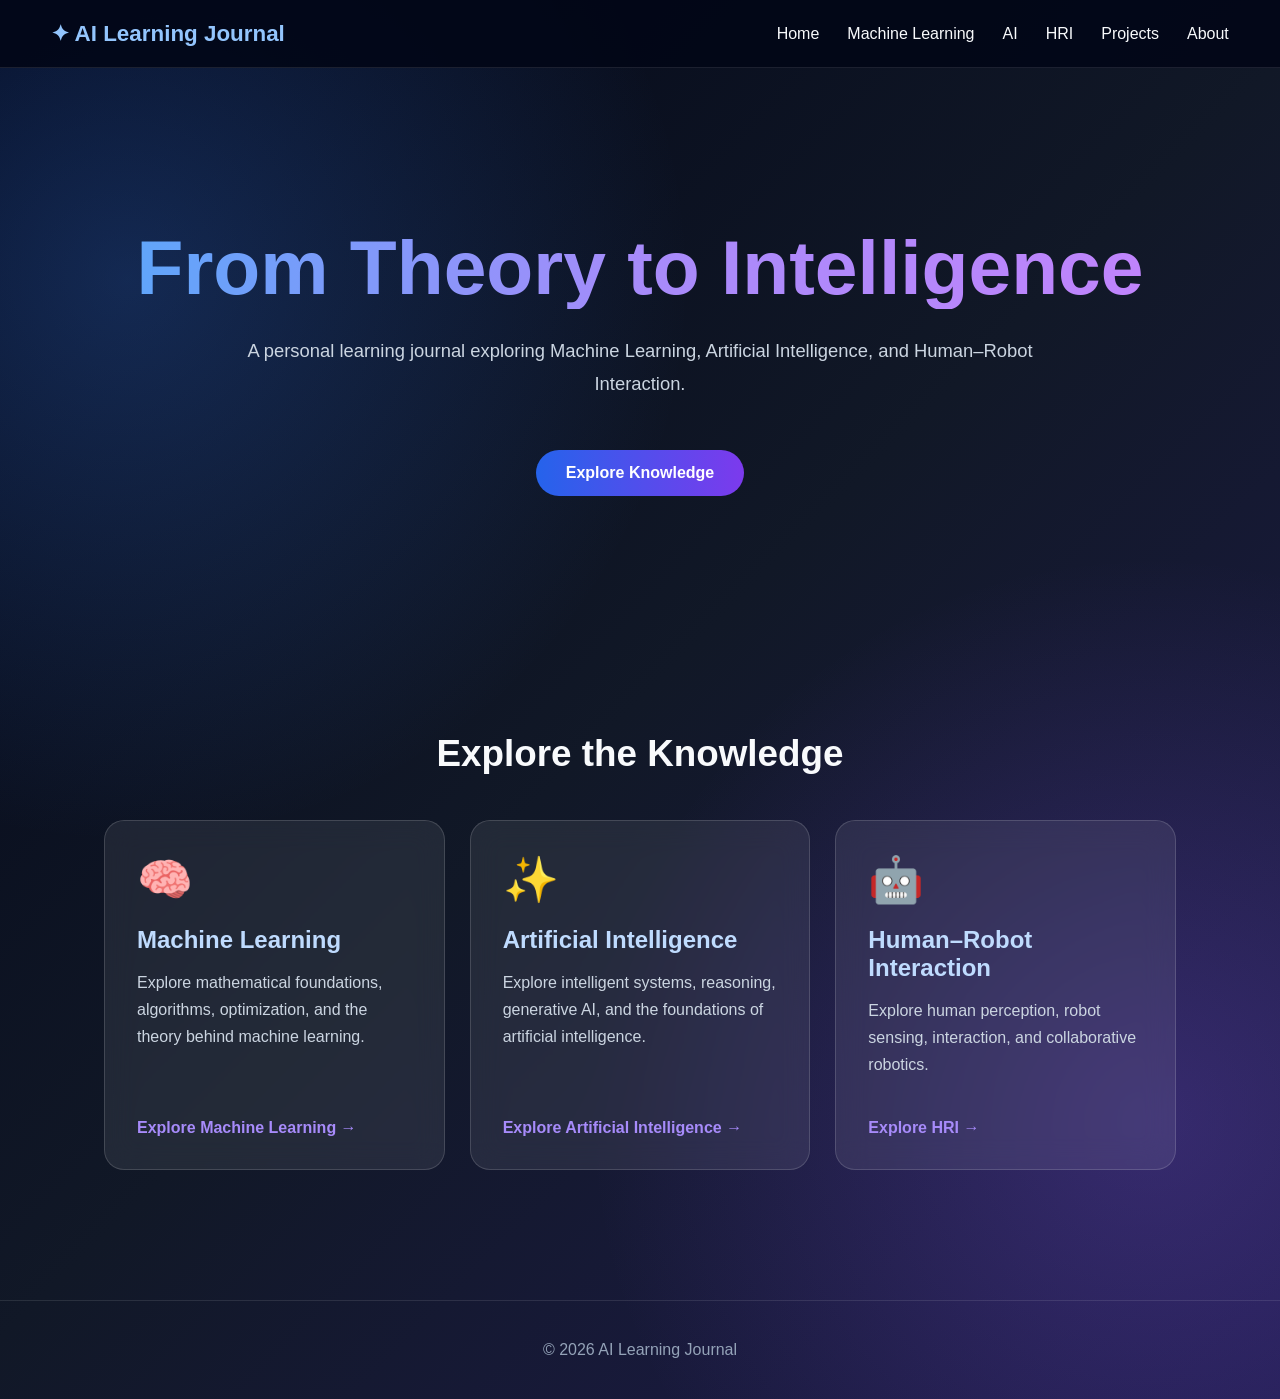
<file: index.html>
<!DOCTYPE html>
<html lang="en">

<head>

    <meta charset="UTF-8">
    <link rel="stylesheet" href="style.css">
    <meta name="viewport" content="width=device-width, initial-scale=1.0">
    
    <title>AI Learning Journal</title>

    

</head>


<body>


    <!-- Navigation Bar -->

    <nav class="navbar">

        <a href="index.html" class="logo">
            ✦ AI Learning Journal
        </a>


        <ul class="nav-links">

            <li>
                <a href="index.html">
                    Home
                </a>
            </li>

            <li>
                <a href="Machine Learning.html">
                    Machine Learning
                </a>
            </li>

            <li>
                <a href="artificial-intelligence.html">
                    AI
                </a>
            </li>

            <li>
                <a href="hri.html">
                    HRI
                </a>
            </li>

            <li>
                <a href="projects.html">
                    Projects
                </a>
            </li>

            <li>
                <a href="about.html">
                    About
                </a>
            </li>

        </ul>

    </nav>


    <!-- Hero Section -->

    <section class="hero">

        <h1>
            From Theory to Intelligence
        </h1>


        <p>

            A personal learning journal exploring

            Machine Learning, Artificial Intelligence,

            and Human–Robot Interaction.

        </p>


        <a href="#explore" class="btn">

            Explore Knowledge

        </a>

    </section>


    <!-- Main Categories -->

    <section class="section" id="explore">


        <h2 class="section-title">

            Explore the Knowledge

        </h2>


        <div class="card-grid">


            <!-- Machine Learning Card -->

            <div class="card">


                <div>

                    <div class="card-icon">
                        🧠
                    </div>


                    <h3>
                        Machine Learning
                    </h3>


                    <p>

                        Explore mathematical foundations,

                        algorithms, optimization,

                        and the theory behind machine learning.

                    </p>

                </div>


                <a
                    href="Machine Learning.html"
                    class="card-link">

                    Explore Machine Learning →

                </a>


            </div>


            <!-- Artificial Intelligence Card -->

            <div class="card">


                <div>

                    <div class="card-icon">
                        ✨
                    </div>


                    <h3>
                        Artificial Intelligence
                    </h3>


                    <p>

                        Explore intelligent systems,

                        reasoning, generative AI,

                        and the foundations of artificial intelligence.

                    </p>

                </div>


                <a
                    href="artificial-intelligence.html"
                    class="card-link">

                    Explore Artificial Intelligence →

                </a>


            </div>


            <!-- HRI Card -->

            <div class="card">


                <div>

                    <div class="card-icon">
                        🤖
                    </div>


                    <h3>
                        Human–Robot Interaction
                    </h3>


                    <p>

                        Explore human perception,

                        robot sensing,

                        interaction,

                        and collaborative robotics.

                    </p>

                </div>


                <a
                    href="hri.html"
                    class="card-link">

                    Explore HRI →

                </a>


            </div>


        </div>


    </section>


    <!-- Footer -->

    <footer class="footer">

        <p>

            © 2026 AI Learning Journal

        </p>

    </footer>


</body>

</html>
</file>
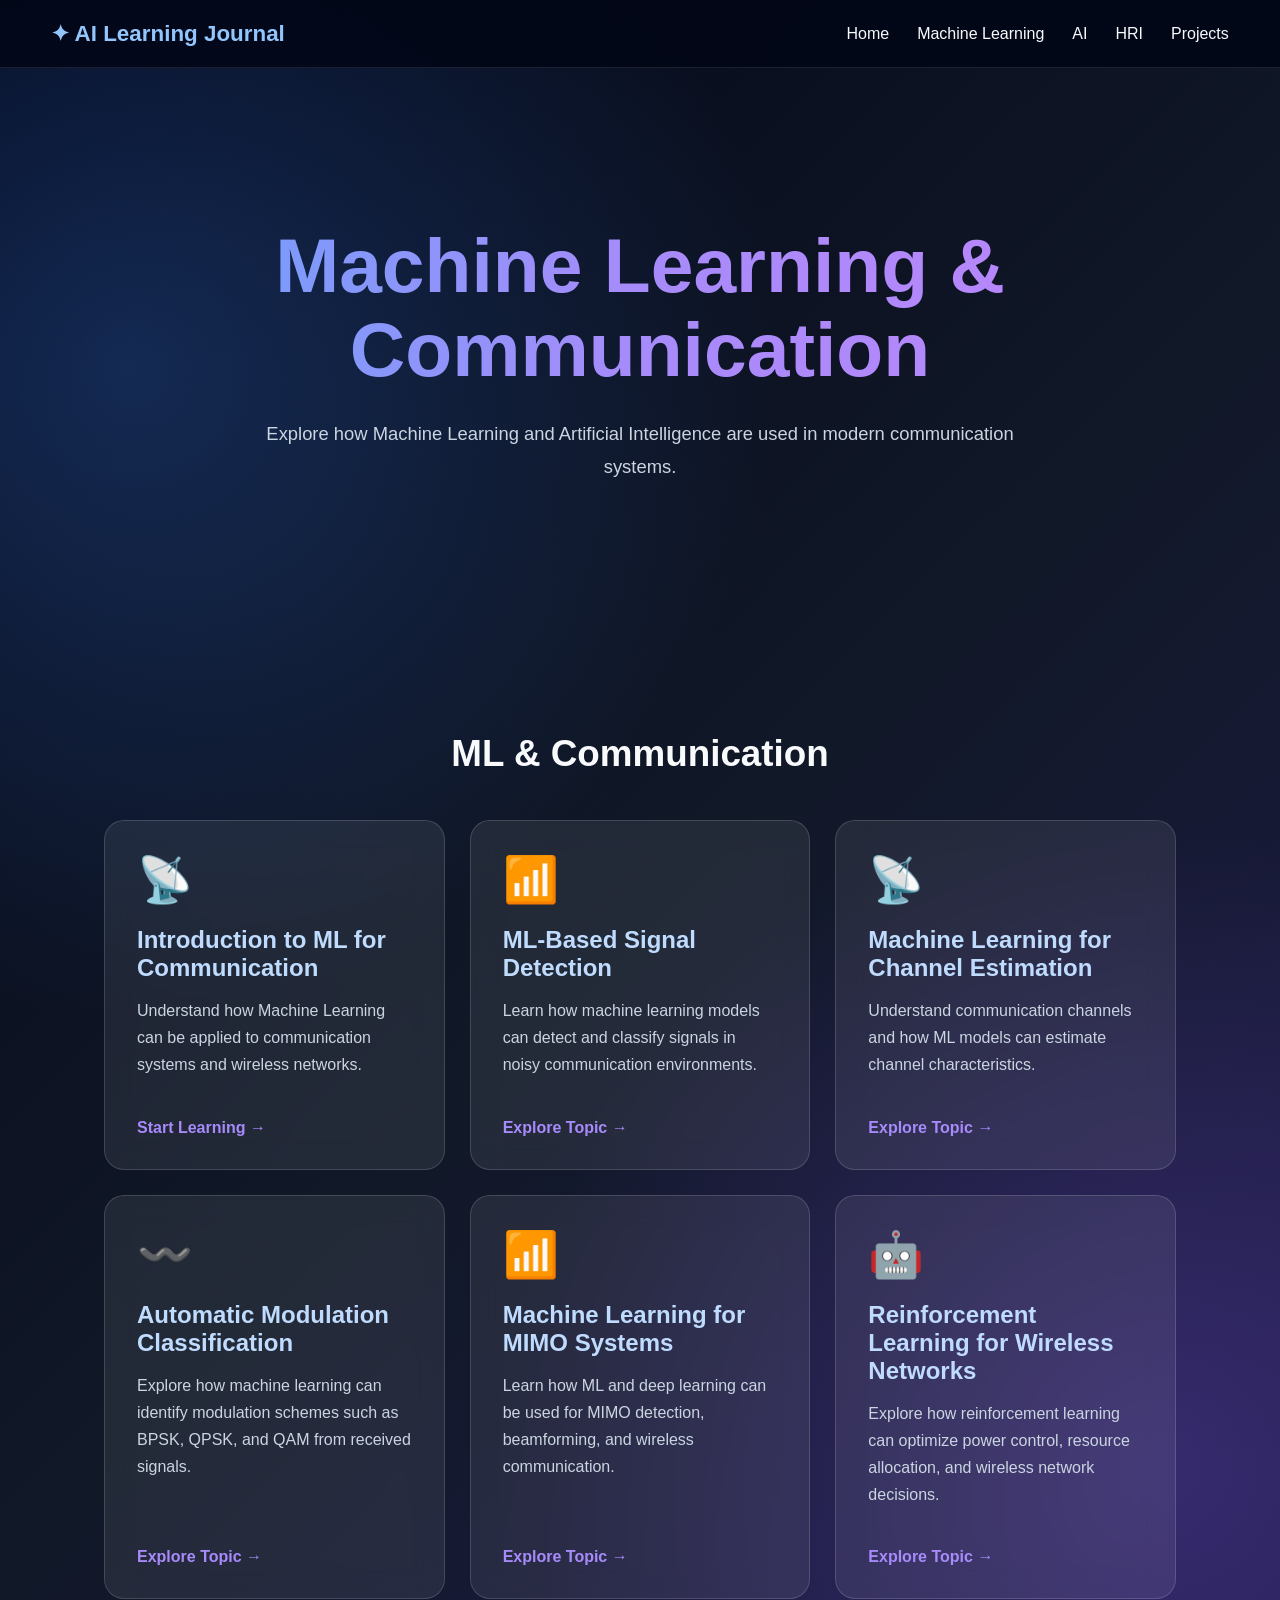
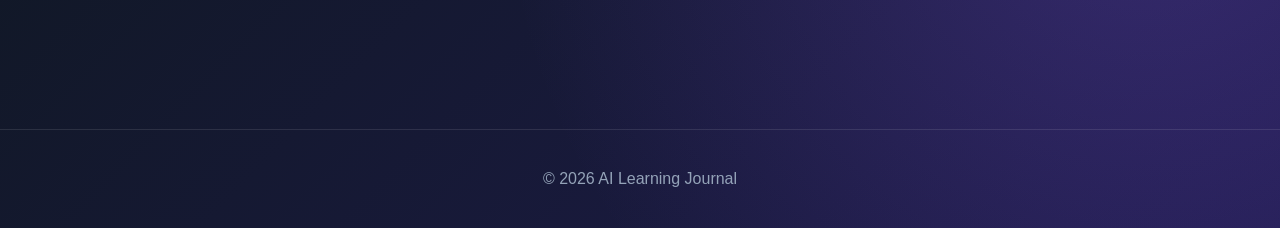
<file: ml/communication/index.html>
<!DOCTYPE html>
<html lang="en">

<head>

    <meta charset="UTF-8">

    <meta name="viewport" content="width=device-width, initial-scale=1.0">

    <title>ML & Communication | AI Learning Journal</title>

    <!--
        This file is located at:

        ml/communication/index.html

        style.css is located at:

        style.css

        Therefore, we go up two folders:

        ../../style.css
    -->

    <link rel="stylesheet" href="../../style.css">

</head>


<body>


    <!-- =====================================
         NAVIGATION BAR
    ====================================== -->

    <nav class="navbar">

        <a href="../../index.html" class="logo">

            ✦ AI Learning Journal

        </a>


        <ul class="nav-links">

            <li>
                <a href="../../index.html">
                    Home
                </a>
            </li>


            <li>
                <a href="../../Machine Learning.html">
                    Machine Learning
                </a>
            </li>


            <li>
                <a href="../../artificial-intelligence.html">
                    AI
                </a>
            </li>


            <li>
                <a href="../../hri.html">
                    HRI
                </a>
            </li>


            <li>
                <a href="../../projects.html">
                    Projects
                </a>
            </li>

        </ul>

    </nav>


    <!-- =====================================
         HERO SECTION
    ====================================== -->

    <section class="hero">

        <h1>
            Machine Learning & Communication
        </h1>

        <p>
            Explore how Machine Learning and Artificial Intelligence
            are used in modern communication systems.
        </p>

    </section>


    <!-- =====================================
         COMMUNICATION TOPICS
    ====================================== -->

    <section class="section">


        <h2 class="section-title">

            ML & Communication

        </h2>


        <div class="card-grid">


            <!-- =================================
                 TOPIC 1
            ================================== -->

            <div class="card">

                <div>

                    <div class="card-icon">
                        📡
                    </div>


                    <h3>
                        Introduction to ML for Communication
                    </h3>


                    <p>

                        Understand how Machine Learning can be
                        applied to communication systems and
                        wireless networks.

                    </p>

                </div>


                <a
                    href="ml-for-communication.html"
                    class="card-link">

                    Start Learning →

                </a>

            </div>


            <!-- =================================
                 TOPIC 2
            ================================== -->

            <div class="card">

                <div>

                    <div class="card-icon">
                        📶
                    </div>


                    <h3>
                        ML-Based Signal Detection
                    </h3>


                    <p>

                        Learn how machine learning models can
                        detect and classify signals in noisy
                        communication environments.

                    </p>

                </div>


                <a
                    href="signal-detection.html"
                    class="card-link">

                    Explore Topic →

                </a>

            </div>


            <!-- =================================
                 TOPIC 3
            ================================== -->

            <div class="card">

                <div>

                    <div class="card-icon">
                        📡
                    </div>


                    <h3>
                        Machine Learning for Channel Estimation
                    </h3>


                    <p>

                        Understand communication channels and
                        how ML models can estimate channel
                        characteristics.

                    </p>

                </div>


                <a
                    href="channel-estimation.html"
                    class="card-link">

                    Explore Topic →

                </a>

            </div>


            <!-- =================================
                 TOPIC 4
            ================================== -->

            <div class="card">

                <div>

                    <div class="card-icon">
                        〰️
                    </div>


                    <h3>
                        Automatic Modulation Classification
                    </h3>


                    <p>

                        Explore how machine learning can identify
                        modulation schemes such as BPSK, QPSK,
                        and QAM from received signals.

                    </p>

                </div>


                <a
                    href="modulation-classification.html"
                    class="card-link">

                    Explore Topic →

                </a>

            </div>


            <!-- =================================
                 TOPIC 5
            ================================== -->

            <div class="card">

                <div>

                    <div class="card-icon">
                        📶
                    </div>


                    <h3>
                        Machine Learning for MIMO Systems
                    </h3>


                    <p>

                        Learn how ML and deep learning can be
                        used for MIMO detection, beamforming,
                        and wireless communication.

                    </p>

                </div>


                <a
                    href="ml-for-mimo.html"
                    class="card-link">

                    Explore Topic →

                </a>

            </div>


            <!-- =================================
                 TOPIC 6
            ================================== -->

            <div class="card">

                <div>

                    <div class="card-icon">
                        🤖
                    </div>


                    <h3>
                        Reinforcement Learning for Wireless Networks
                    </h3>


                    <p>

                        Explore how reinforcement learning can
                        optimize power control, resource allocation,
                        and wireless network decisions.

                    </p>

                </div>


                <a
                    href="rl-wireless-networks.html"
                    class="card-link">

                    Explore Topic →

                </a>

            </div>


        </div>

    </section>


    <!-- =====================================
         FOOTER
    ====================================== -->

    <footer class="footer">

        <p>

            © 2026 AI Learning Journal

        </p>

    </footer>


</body>

</html>
</file>
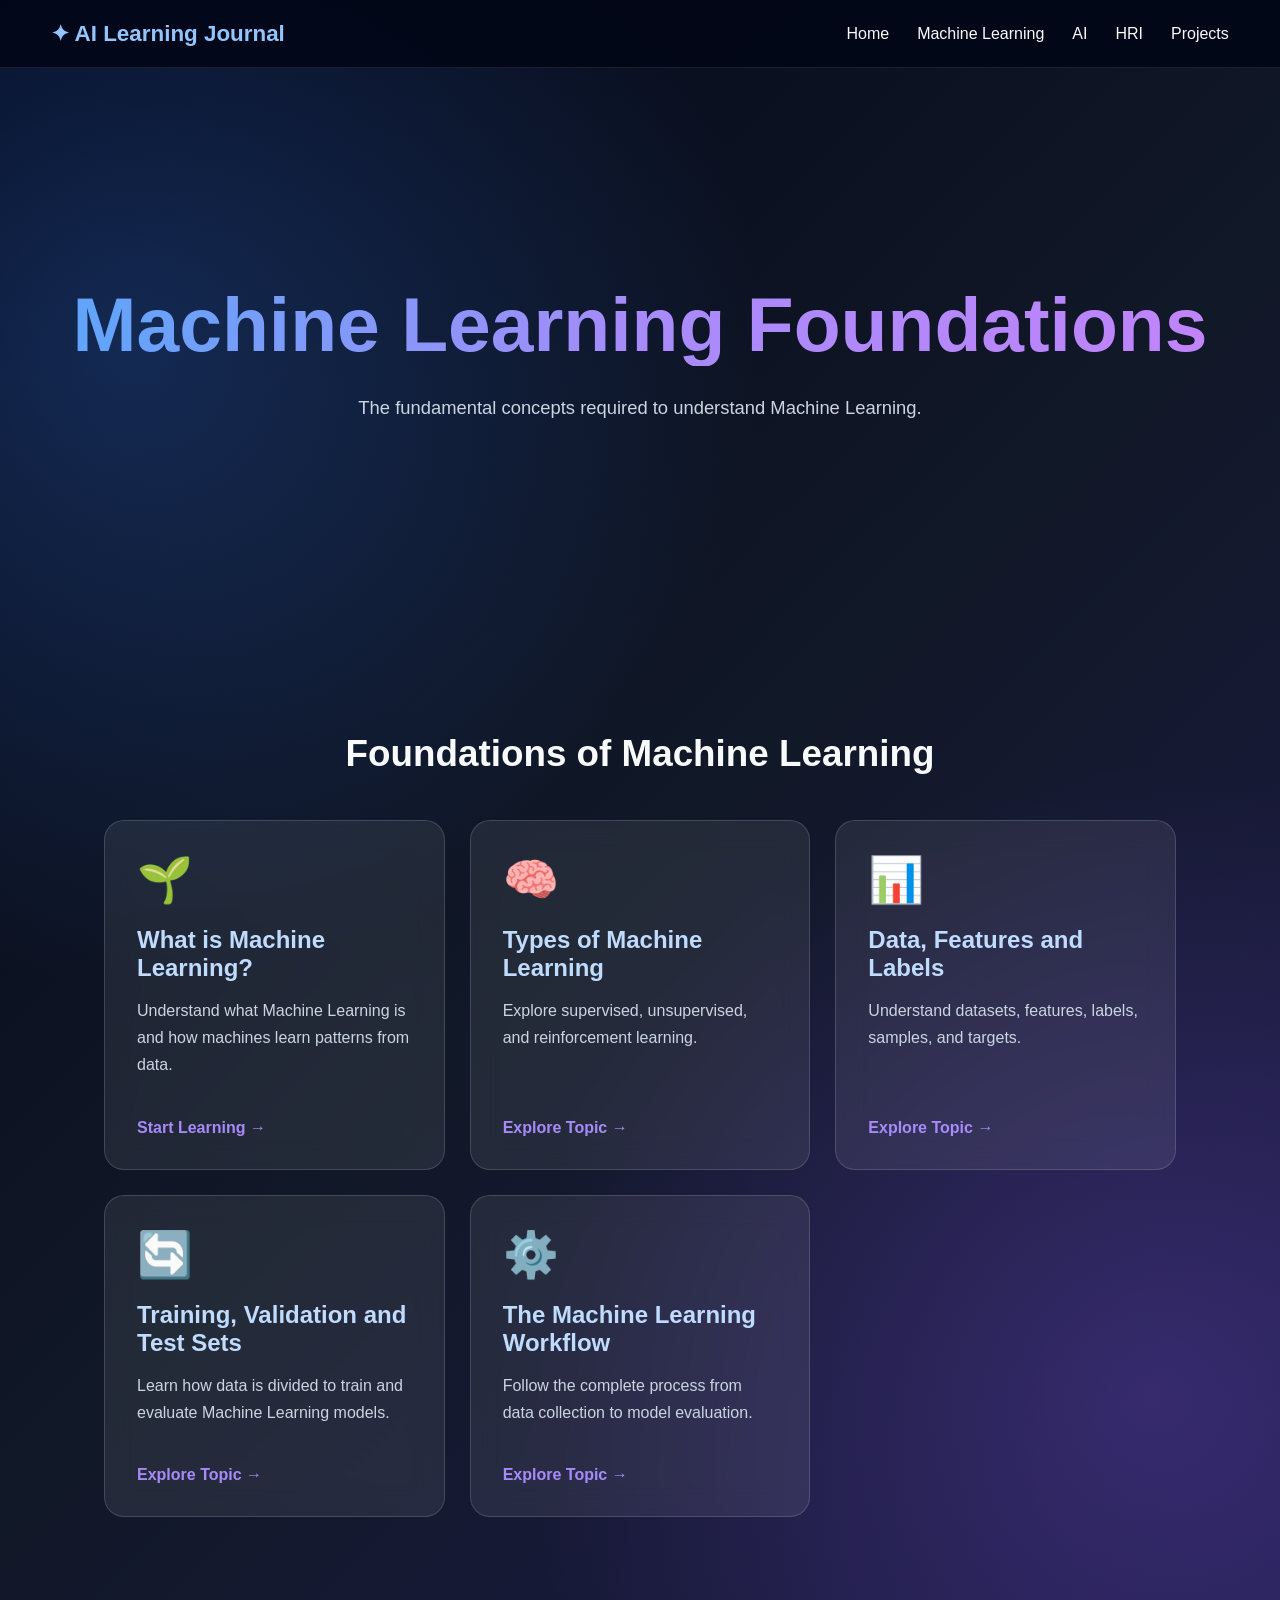
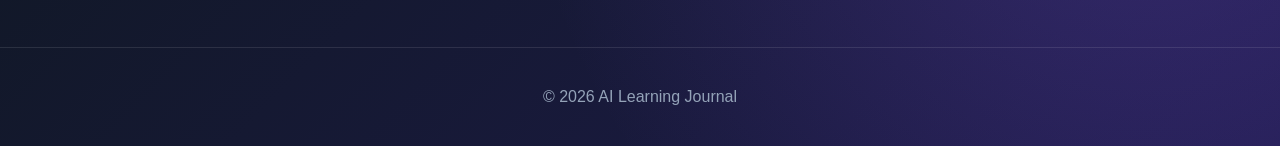
<file: ml/foundations/index.html>
<!DOCTYPE html>
<html lang="en">

<head>

    <meta charset="UTF-8">

    <meta name="viewport" content="width=device-width, initial-scale=1.0">

    <title>ML Foundations | AI Learning Journal</title>

    <!-- IMPORTANT:
         We are two folders deep:
         ml/foundations/index.html

         So we need ../../ to go back to the main repository
         and find style.css.
    -->

    <link rel="stylesheet" href="../../style.css">

</head>


<body>


    <!-- Navigation Bar -->

    <nav class="navbar">

        <a href="../../index.html" class="logo">

            ✦ AI Learning Journal

        </a>


        <ul class="nav-links">

            <li>
                <a href="../../index.html">
                    Home
                </a>
            </li>


            <li>
                <a href="../../Machine Learning.html">
                    Machine Learning
                </a>
            </li>


            <li>
                <a href="../../artificial-intelligence.html">
                    AI
                </a>
            </li>


            <li>
                <a href="../../hri.html">
                    HRI
                </a>
            </li>


            <li>
                <a href="../../projects.html">
                    Projects
                </a>
            </li>

        </ul>

    </nav>


    <!-- Hero Section -->

    <section class="hero">

        <h1>
            Machine Learning Foundations
        </h1>


        <p>

            The fundamental concepts required to understand
            Machine Learning.

        </p>

    </section>


    <!-- Foundation Topics -->

    <section class="section">


        <h2 class="section-title">

            Foundations of Machine Learning

        </h2>


        <div class="card-grid">


            <!-- Topic 1 -->

            <div class="card">

                <div>

                    <div class="card-icon">
                        🌱
                    </div>


                    <h3>
                        What is Machine Learning?
                    </h3>


                    <p>

                        Understand what Machine Learning is
                        and how machines learn patterns from data.

                    </p>

                </div>


                <a
                    href="what-is-machine-learning.html"
                    class="card-link">

                    Start Learning →

                </a>

            </div>


            <!-- Topic 2 -->

            <div class="card">

                <div>

                    <div class="card-icon">
                        🧠
                    </div>


                    <h3>
                        Types of Machine Learning
                    </h3>


                    <p>

                        Explore supervised, unsupervised,
                        and reinforcement learning.

                    </p>

                </div>


                <a
                    href="types-of-machine-learning.html"
                    class="card-link">

                    Explore Topic →

                </a>

            </div>


            <!-- Topic 3 -->

            <div class="card">

                <div>

                    <div class="card-icon">
                        📊
                    </div>


                    <h3>
                        Data, Features and Labels
                    </h3>


                    <p>

                        Understand datasets, features, labels,
                        samples, and targets.

                    </p>

                </div>


                <a
                    href="data-features-labels.html"
                    class="card-link">

                    Explore Topic →

                </a>

            </div>


            <!-- Topic 4 -->

            <div class="card">

                <div>

                    <div class="card-icon">
                        🔄
                    </div>


                    <h3>
                        Training, Validation and Test Sets
                    </h3>


                    <p>

                        Learn how data is divided to train
                        and evaluate Machine Learning models.

                    </p>

                </div>


                <a
                    href="training-validation-test.html"
                    class="card-link">

                    Explore Topic →

                </a>

            </div>


            <!-- Topic 5 -->

            <div class="card">

                <div>

                    <div class="card-icon">
                        ⚙️
                    </div>


                    <h3>
                        The Machine Learning Workflow
                    </h3>


                    <p>

                        Follow the complete process from data
                        collection to model evaluation.

                    </p>

                </div>


                <a
                    href="machine-learning-workflow.html"
                    class="card-link">

                    Explore Topic →

                </a>

            </div>


        </div>

    </section>


    <!-- Footer -->

    <footer class="footer">

        <p>

            © 2026 AI Learning Journal

        </p>

    </footer>


</body>

</html>
</file>
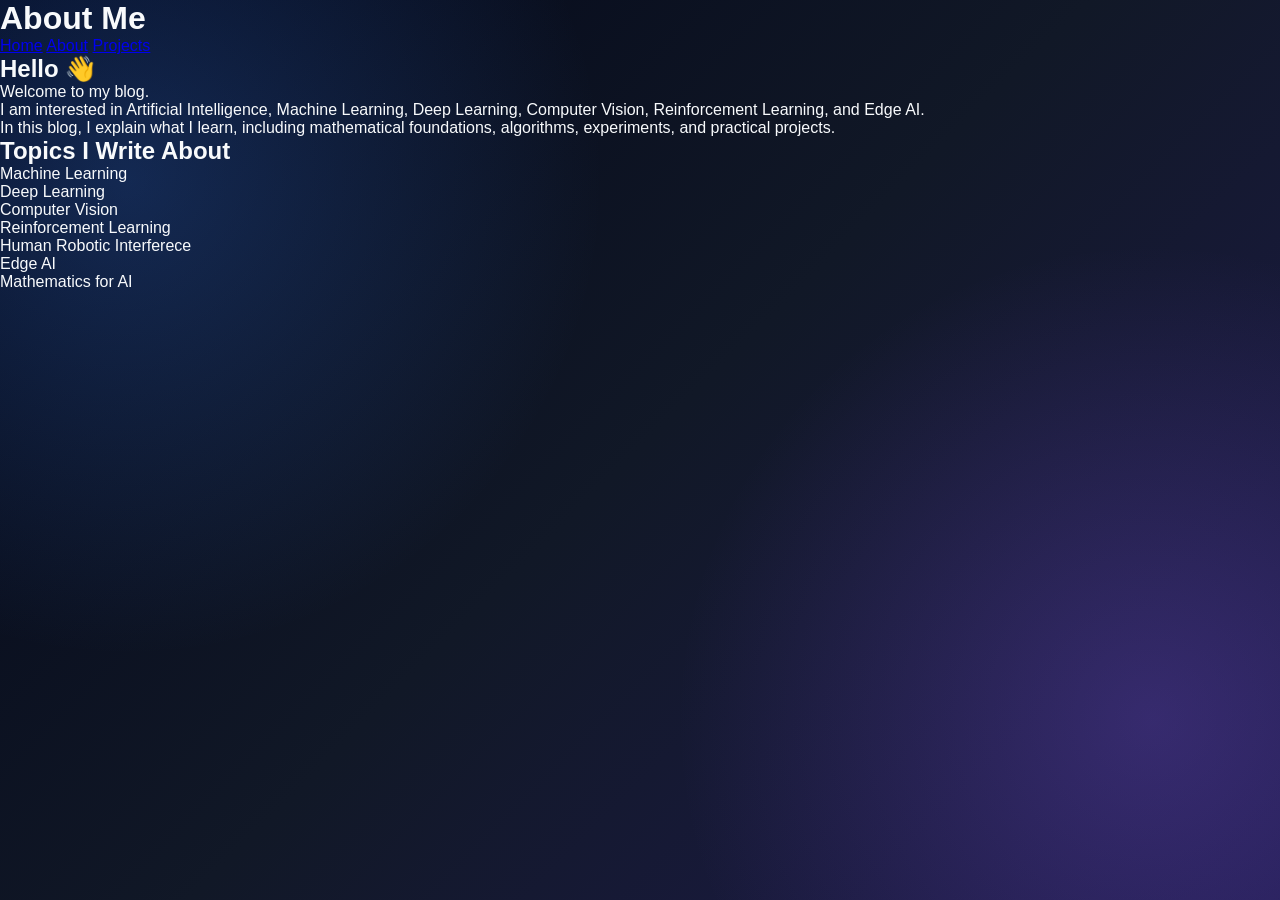
<file: about.html>
<!DOCTYPE html>
<html lang="en">

<head>
    <meta charset="UTF-8">
    <link rel="stylesheet" href="style.css">
    <title>About Me</title>
</head>

<body>

    <header>
        <h1>About Me</h1>
    </header>

    <nav>
        <a href="index.html">Home</a>
        <a href="about.html">About</a>
        <a href="projects.html">Projects</a>
    </nav>

    <main>

        <h2>Hello 👋</h2>

        <p>
            Welcome to my blog.
        </p>

        <p>
            I am interested in Artificial Intelligence,
            Machine Learning, Deep Learning, Computer Vision,
            Reinforcement Learning, and Edge AI.
        </p>

        <p>
            In this blog, I explain what I learn,
            including mathematical foundations,
            algorithms, experiments, and practical projects.
        </p>

        <h2>Topics I Write About</h2>

        <ul>
            <li>Machine Learning</li>
            <li>Deep Learning</li>
            <li>Computer Vision</li>
            <li>Reinforcement Learning</li>
            <li>Human Robotic Interferece</li>
            <li>Edge AI</li>
            <li>Mathematics for AI</li>
        </ul>

    </main>

</body>

</html>
</file>
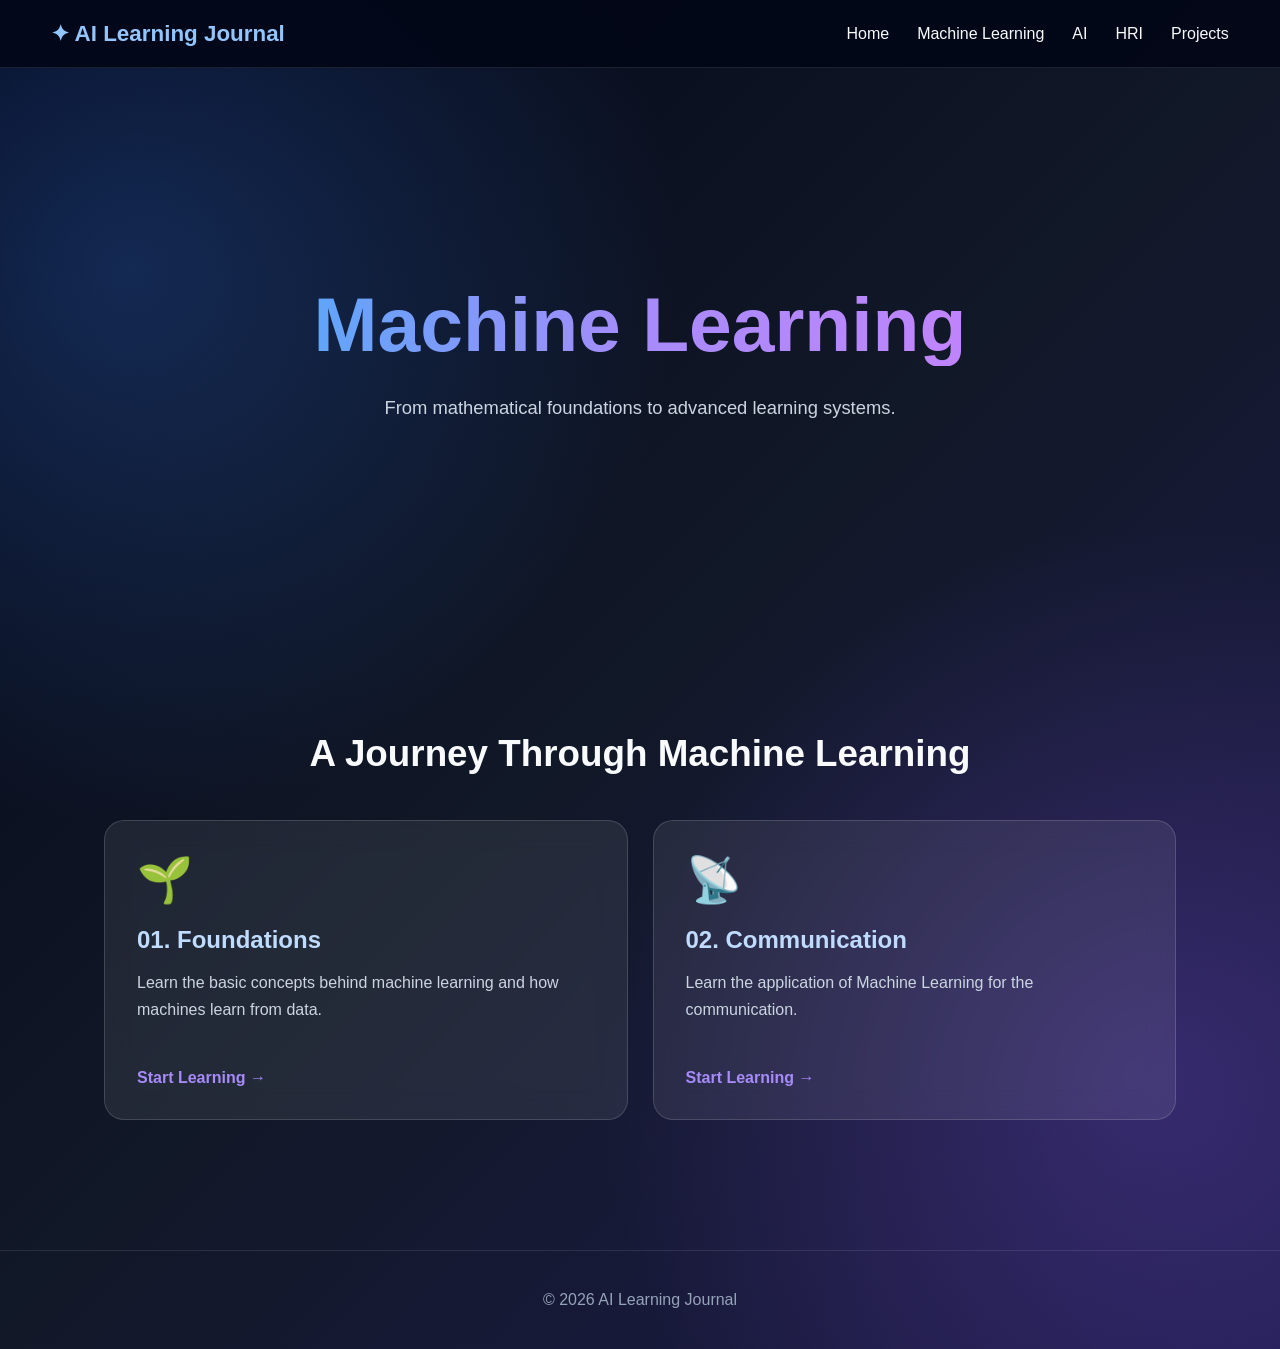
<file: Machine Learning.html>
<!DOCTYPE html>
<html lang="en">

<head>

    <meta charset="UTF-8">

    <meta name="viewport" content="width=device-width, initial-scale=1.0">

    <title>Machine Learning | AI Learning Journal</title>

    <link rel="stylesheet" href="style.css">

</head>

<body>


    <nav class="navbar">

        <a href="index.html" class="logo">
            ✦ AI Learning Journal
        </a>


        <ul class="nav-links">

            <li>
                <a href="index.html">Home</a>
            </li>

            <li>
                <a href="Machine Learning.html">
                    Machine Learning
                </a>
            </li>

            <li>
                <a href="artificial-intelligence.html">
                    AI
                </a>
            </li>

            <li>
                <a href="hri.html">
                    HRI
                </a>
            </li>

            <li>
                <a href="projects.html">
                    Projects
                </a>
            </li>

        </ul>

    </nav>


    <section class="hero">

        <h1>
            Machine Learning
        </h1>


        <p>

            From mathematical foundations to advanced
            learning systems.

        </p>

    </section>


    <section class="section">


        <h2 class="section-title">

            A Journey Through Machine Learning

        </h2>


        <div class="card-grid">


            <div class="card">

                <div>

                    <div class="card-icon">
                        🌱
                    </div>


                    <h3>
                        01. Foundations
                    </h3>


                    <p>

                        Learn the basic concepts behind
                        machine learning and how machines
                        learn from data.

                    </p>

                </div>


                <a
                    href="ml/foundations/index.html"
                    class="card-link">

                    Start Learning →

                </a>

            </div>

    

        <div class="card-grid">


            <div class="card">

                <div>

                    <div class="card-icon">
                        📡
                    </div>


                    <h3>
                        02. Communication
                    </h3>


                    <p>

                        Learn the application of Machine Learning
                        for the communication.
                    </p>

                </div>


                <a
                    href="ml/communication/index.html"
                    class="card-link">

                    Start Learning →

                </a>

            </div>

    </section>
    <footer class="footer">

        <p>
            © 2026 AI Learning Journal
        </p>

    </footer>


</body>

</html>
</file>
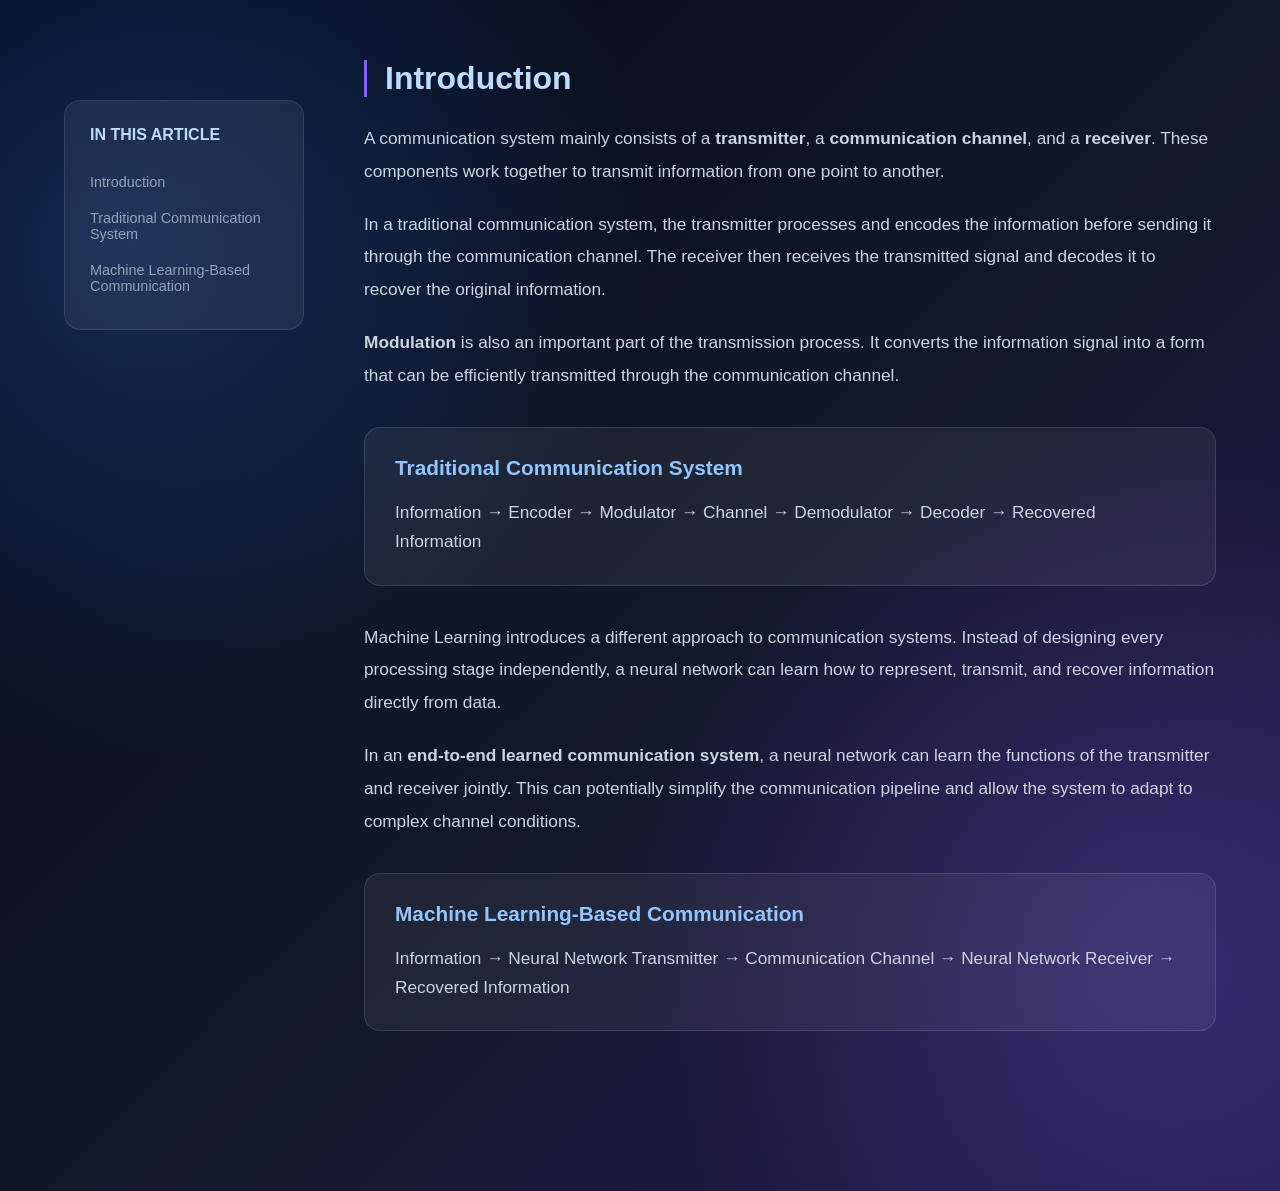
<file: ml/communication/ml-for-communication.html>
<!DOCTYPE html>
<html lang="en">

<head>

    <meta charset="UTF-8">

    <meta name="viewport" content="width=device-width, initial-scale=1.0">

    <title>Machine Learning | AI Learning Journal</title>

     <link rel="stylesheet" href="../../style.css">

</head>

<body>
<main class="article-layout">

    <aside class="article-sidebar">

        <h3>IN THIS ARTICLE</h3>

        <a href="#introduction">Introduction</a>

        <a href="#Traditional-Communication-System">
            Traditional Communication System
        </a>

        <a href="#Machine-Learning-Based-Communication">
            Machine Learning-Based Communication
        </a>

    </aside>

<section
    class="article-section"
    id="introduction">

    <h2>Introduction</h2>

    <p>
        A communication system mainly consists of a
        <strong>transmitter</strong>, a <strong>communication channel</strong>,
        and a <strong>receiver</strong>. These components work together
        to transmit information from one point to another.
    </p>

    <p>
        In a traditional communication system, the transmitter
        processes and encodes the information before sending it
        through the communication channel. The receiver then
        receives the transmitted signal and decodes it to recover
        the original information.
    </p>

    <p>
        <strong>Modulation</strong> is also an important part of the
        transmission process. It converts the information signal
        into a form that can be efficiently transmitted through
        the communication channel.
    </p>

    <div class="concept-box">

        <h3>Traditional Communication System</h3>

        <p>
            Information → Encoder → Modulator → Channel
            → Demodulator → Decoder → Recovered Information
        </p>

    </div>

    <p>
        Machine Learning introduces a different approach to
        communication systems. Instead of designing every
        processing stage independently, a neural network can
        learn how to represent, transmit, and recover information
        directly from data.
    </p>

    <p>
        In an <strong>end-to-end learned communication system</strong>,
        a neural network can learn the functions of the transmitter
        and receiver jointly. This can potentially simplify the
        communication pipeline and allow the system to adapt to
        complex channel conditions.
    </p>

    <div class="concept-box">

        <h3>Machine Learning-Based Communication</h3>

        <p>
            Information → Neural Network Transmitter
            → Communication Channel
            → Neural Network Receiver
            → Recovered Information
        </p>

    </div>

</section>
</file>
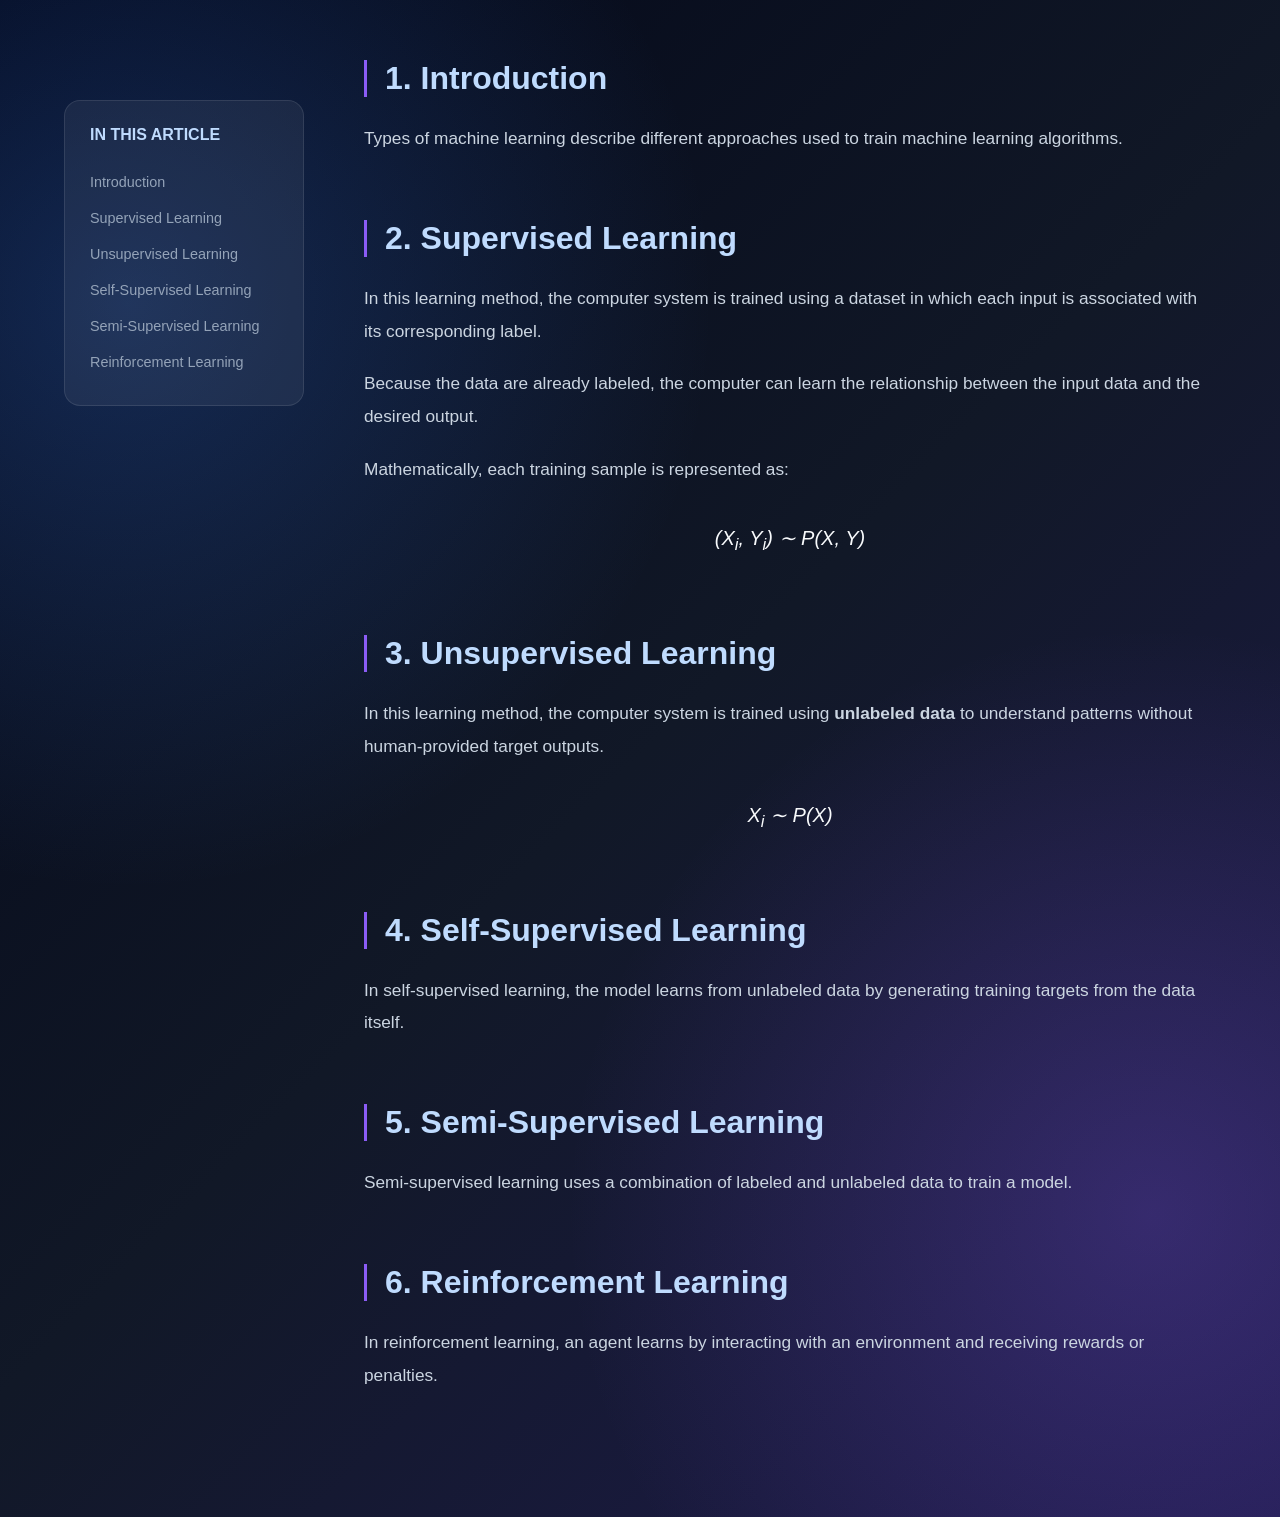
<file: ml/foundations/types-of-machine-learning.html>
<!DOCTYPE html>
<html lang="en">

<head>

    <meta charset="UTF-8">

    <meta name="viewport" content="width=device-width, initial-scale=1.0">

    <title>Types of Machine Learning | AI Learning Journal</title>

    <!--
        This file is located at:

        ml/foundations/what-is-machine-learning.html

        style.css is located at:

        style.css

        Therefore, we go up two folders:

        ../../style.css
    -->

    <link rel="stylesheet" href="../../style.css">

</head>


<body>

<main class="article-layout">

    <aside class="article-sidebar">

        <h3>IN THIS ARTICLE</h3>

        <a href="#introduction">Introduction</a>

        <a href="#supervised-learning">
            Supervised Learning
        </a>

        <a href="#unsupervised-learning">
            Unsupervised Learning
        </a>

        <a href="#self-supervised-learning">
            Self-Supervised Learning
        </a>

        <a href="#semi-supervised-learning">
            Semi-Supervised Learning
        </a>

        <a href="#reinforcement-learning">
            Reinforcement Learning
        </a>

    </aside>


    <article>


        <section
            class="article-section"
            id="introduction">

            <h2>1. Introduction</h2>

            <p>
                Types of machine learning describe different approaches
                used to train machine learning algorithms.
            </p>

        </section>


        <section
            class="article-section"
            id="supervised-learning">

            <h2>2. Supervised Learning</h2>

            <p>
                In this learning method, the computer system is trained
                using a dataset in which each input is associated with
                its corresponding label.
            </p>

            <p>
                Because the data are already labeled, the computer can
                learn the relationship between the input data and the
                desired output.
            </p>

            <p>
                Mathematically, each training sample is represented as:
            </p>

            <div class="formula">
                (X<sub>i</sub>, Y<sub>i</sub>) &sim; P(X, Y)
            </div>

        </section>


        <section
            class="article-section"
            id="unsupervised-learning">

            <h2>3. Unsupervised Learning</h2>

            <p>
                In this learning method, the computer system is trained
                using <strong>unlabeled data</strong> to understand
                patterns without human-provided target outputs.
            </p>

            <div class="formula">
                X<sub>i</sub> &sim; P(X)
            </div>

        </section>


        <section
            class="article-section"
            id="self-supervised-learning">

            <h2>4. Self-Supervised Learning</h2>

            <p>
                In self-supervised learning, the model learns from
                unlabeled data by generating training targets from
                the data itself.
            </p>

        </section>


        <section
            class="article-section"
            id="semi-supervised-learning">

            <h2>5. Semi-Supervised Learning</h2>

            <p>
                Semi-supervised learning uses a combination of
                labeled and unlabeled data to train a model.
            </p>

        </section>


        <section
            class="article-section"
            id="reinforcement-learning">

            <h2>6. Reinforcement Learning</h2>

            <p>
                In reinforcement learning, an agent learns by
                interacting with an environment and receiving
                rewards or penalties.
            </p>

        </section>


    </article>

</main>
</body>
</html>
</file>
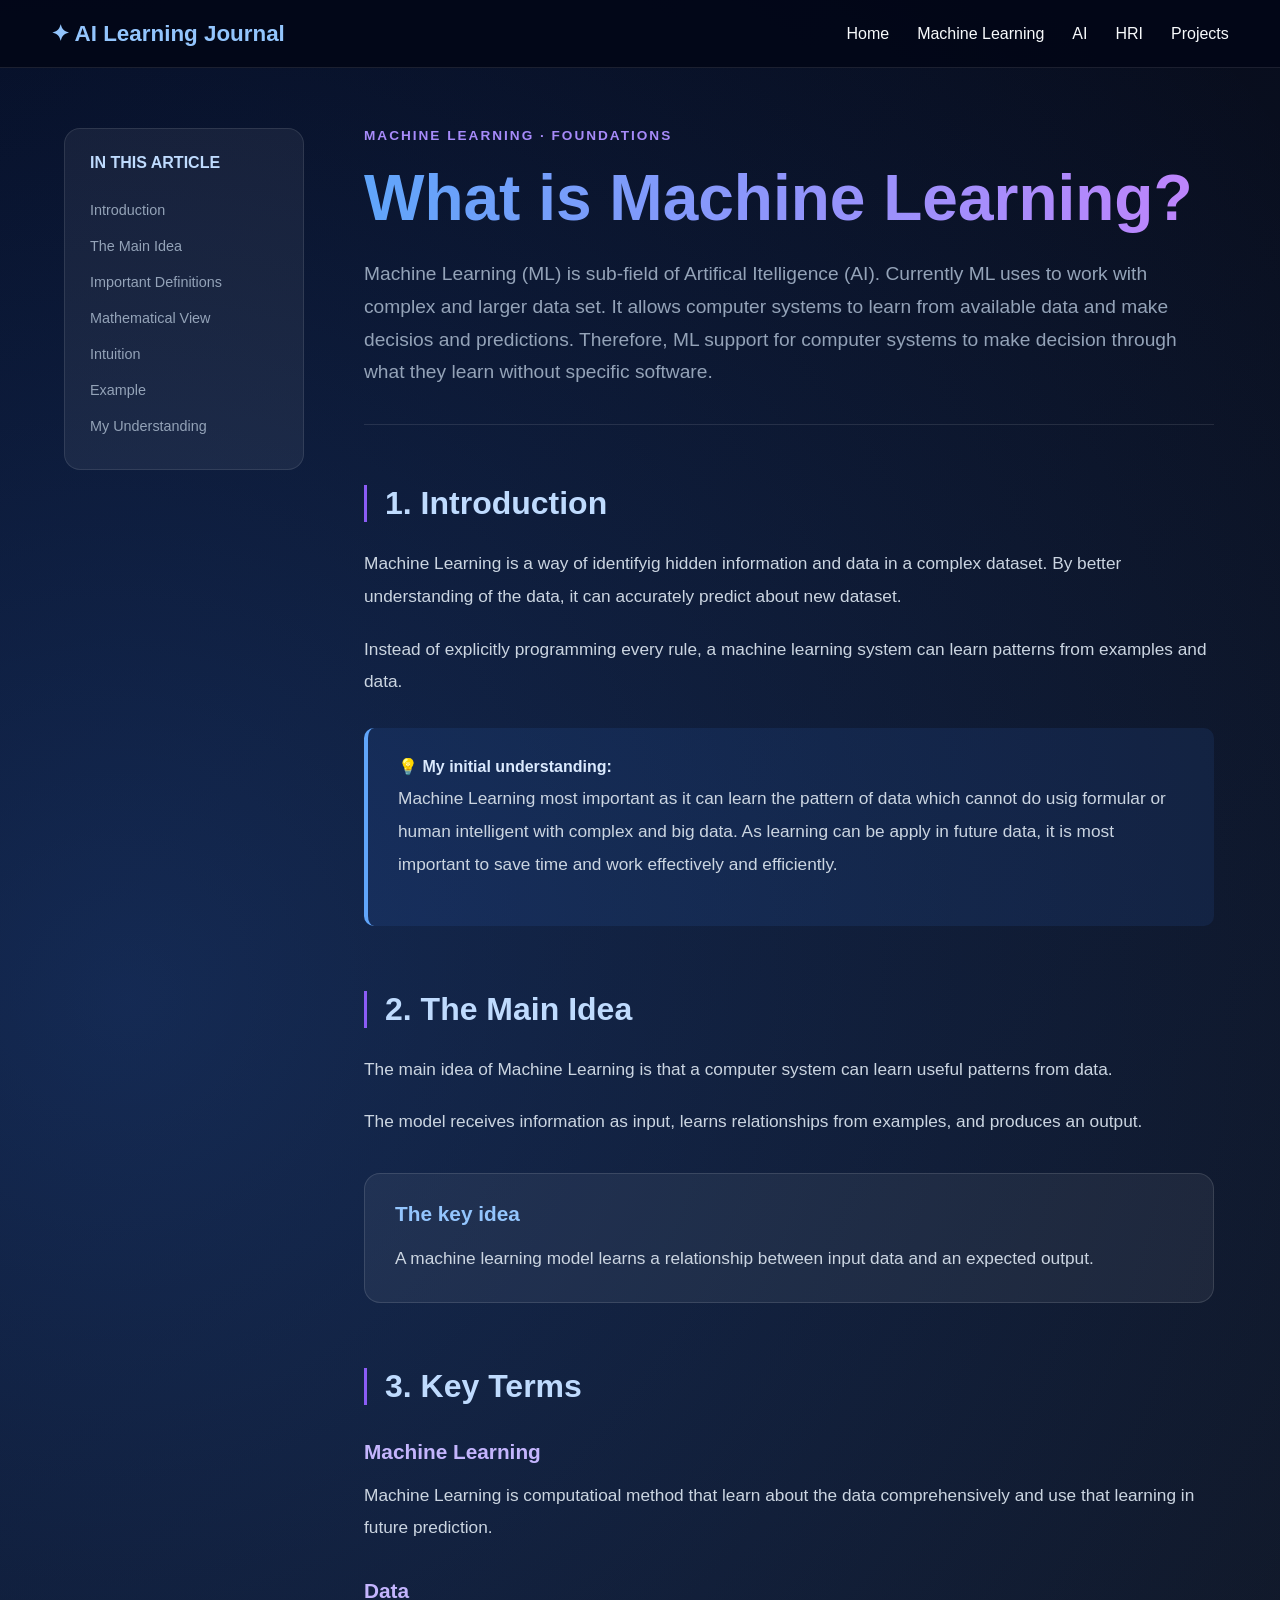
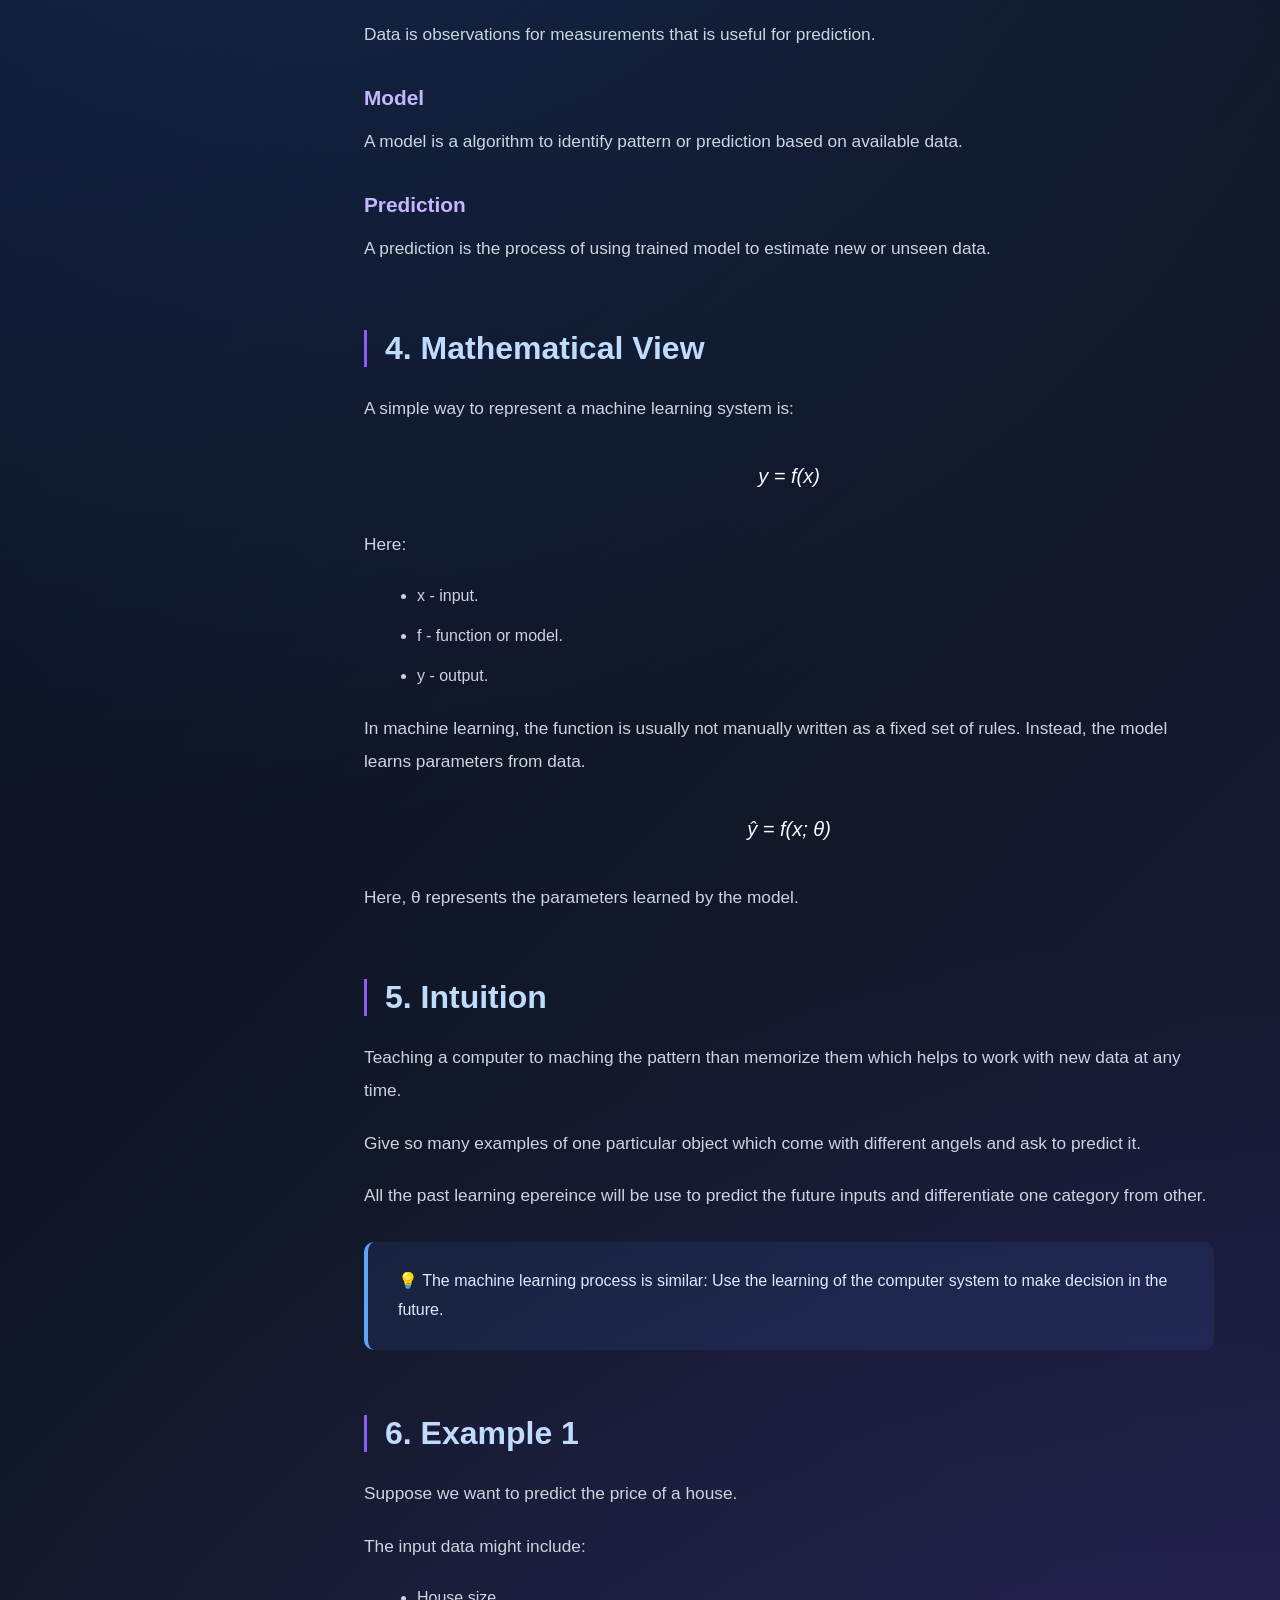
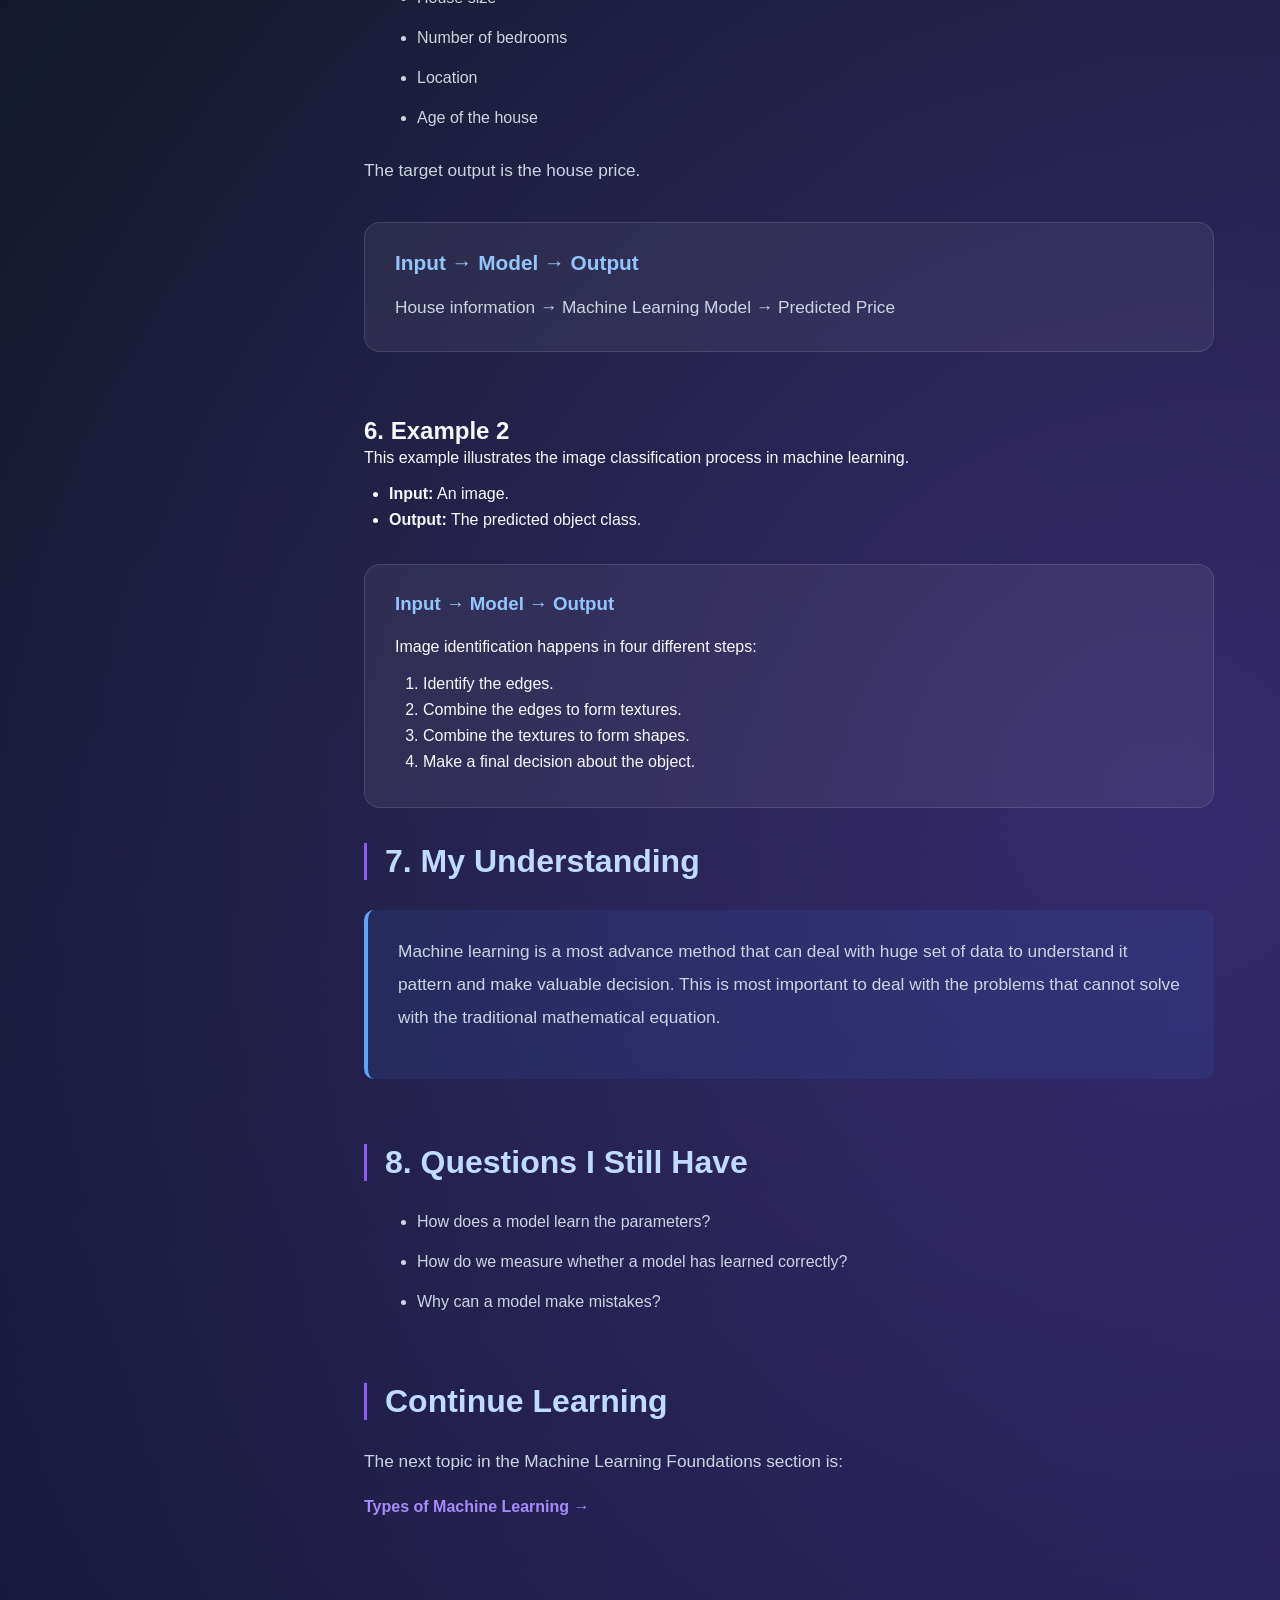
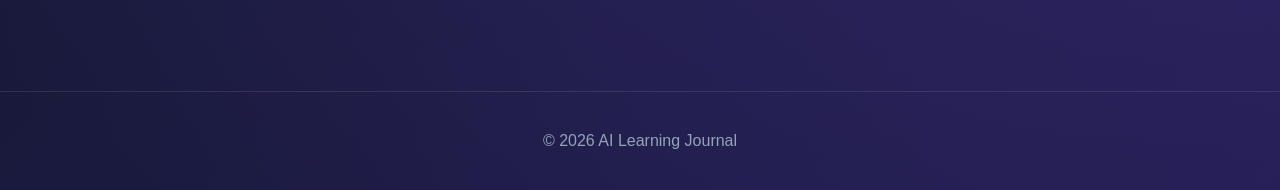
<file: ml/foundations/what-is-machine-learning.html>
<!DOCTYPE html>
<html lang="en">

<head>

    <meta charset="UTF-8">

    <meta name="viewport" content="width=device-width, initial-scale=1.0">

    <title>What is Machine Learning? | AI Learning Journal</title>

    <!--
        This file is located at:

        ml/foundations/what-is-machine-learning.html

        style.css is located at:

        style.css

        Therefore, we go up two folders:

        ../../style.css
    -->

    <link rel="stylesheet" href="../../style.css">

</head>


<body>


    <!-- =====================================
         NAVIGATION BAR
    ====================================== -->

    <nav class="navbar">


        <!-- Website Logo -->

        <a href="../../index.html" class="logo">

            ✦ AI Learning Journal

        </a>


        <!-- Navigation Links -->

        <ul class="nav-links">


            <li>

                <a href="../../index.html">

                    Home

                </a>

            </li>


            <li>

                <a href="../../machine-learning.html">

                    Machine Learning

                </a>

            </li>


            <li>

                <a href="../../artificial-intelligence.html">

                    AI

                </a>

            </li>


            <li>

                <a href="../../hri.html">

                    HRI

                </a>

            </li>


            <li>

                <a href="../../projects.html">

                    Projects

                </a>

            </li>


        </ul>


    </nav>


    <!-- =====================================
         MAIN ARTICLE LAYOUT
    ====================================== -->


    <main class="article-layout">


        <!-- =================================
             LEFT SIDEBAR
        ================================== -->


        <aside class="article-sidebar">


            <h3>

                IN THIS ARTICLE

            </h3>


            <a href="#introduction">

                Introduction

            </a>


            <a href="#main-idea">

                The Main Idea

            </a>


            <a href="#definitions">

                Important Definitions

            </a>


            <a href="#mathematical-view">

                Mathematical View

            </a>


            <a href="#intuition">

                Intuition

            </a>


            <a href="#example">

                Example

            </a>


            <a href="#my-understanding">

                My Understanding

            </a>


        </aside>


        <!-- =================================
             ARTICLE CONTENT
        ================================== -->


        <article class="article-content">


            <!-- =================================
                 ARTICLE HEADER
            ================================== -->


            <header class="article-header">


                <div class="article-category">

                    MACHINE LEARNING · FOUNDATIONS

                </div>


                <h1 class="article-title">

                    What is Machine Learning?

                </h1>


                <p class="article-subtitle">

                    Machine Learning (ML) is sub-field of Artifical Itelligence (AI). Currently ML uses to work with complex and larger data set. It allows computer systems to learn from available data and make decisios and predictions. Therefore, ML support for computer systems to make decision through what they learn without specific software.

                </p>


            </header>


            <!-- =================================
                 1. INTRODUCTION
            ================================== -->


            <section
                class="article-section"
                id="introduction">


                <h2>

                    1. Introduction

                </h2>


                <p>

                   Machine Learning is a way of identifyig hidden information and data in a complex dataset. By better understanding of the data, it can accurately predict about new dataset. 

                </p>


                <p>

                    Instead of explicitly programming every
                    rule, a machine learning system can learn
                    patterns from examples and data.

                </p>


                <div class="insight-box">


                    💡

                    <strong>

                        My initial understanding:

                    </strong>


                    <p>

                        Machine Learning most important as it can learn the pattern of data which cannot do usig formular or human intelligent with complex and big data. As learning can be apply in future data, it is most important to save time and work effectively and efficiently.

                    </p>


                </div>


            </section>


            <!-- =================================
                 2. THE MAIN IDEA
            ================================== -->


            <section
                class="article-section"
                id="main-idea">


                <h2>

                    2. The Main Idea

                </h2>


                <p>

                    The main idea of Machine Learning is
                    that a computer system can learn useful
                    patterns from data.

                </p>


                <p>

                    The model receives information as input,
                    learns relationships from examples, and
                    produces an output.

                </p>


                <div class="concept-box">


                    <h3>

                        The key idea

                    </h3>


                    <p>

                        A machine learning model learns a
                        relationship between input data and
                        an expected output.

                    </p>


                </div>


            </section>


            <!-- =================================
                 3. IMPORTANT DEFINITIONS
            ================================== -->


            <section
                class="article-section"
                id="definitions">


                <h2>

                    3. Key Terms

                </h2>


                <h3>

                    Machine Learning

                </h3>


                <p>

                    Machine Learning is computatioal method that learn about the data comprehensively and use that learning in future prediction. 
                    
                </p>


                <h3>

                    Data

                </h3>


                <p>

                    Data is observations for measurements that is useful for prediction.

                </p>


                <h3>

                    Model

                </h3>


                <p>

                    A model is a algorithm to identify pattern or prediction based on available data.

                </p>


                <h3>

                    Prediction

                </h3>


                <p>

                    A prediction is the process of using trained model to estimate new or unseen data.

                </p>


            </section>


            <!-- =================================
                 4. MATHEMATICAL VIEW
            ================================== -->


            <section
                class="article-section"
                id="mathematical-view">


                <h2>

                    4. Mathematical View

                </h2>


                <p>

                    A simple way to represent a machine
                    learning system is:

                </p>


                <div class="formula">

                    y = f(x)

                </div>


                <p>

                    Here:

                </p>


                <ul>


                    <li>

                        x - input.

                    </li>


                    <li>

                        f - function or model.

                    </li>


                    <li>

                        y - output.

                    </li>


                </ul>


                <p>

                    In machine learning, the function is
                    usually not manually written as a fixed
                    set of rules. Instead, the model learns
                    parameters from data.

                </p>


                <div class="formula">

                    ŷ = f(x; θ)

                </div>


                <p>

                    Here, θ represents the parameters learned
                    by the model.

                </p>


            </section>


            <!-- =================================
                 5. INTUITION
            ================================== -->


            <section
                class="article-section"
                id="intuition">


                <h2>

                    5. Intuition

                </h2>


                <p>
Teaching a computer to maching the pattern than memorize them which helps to work with new data at any time.

                </p>


                <p>

                    Give so many examples of one particular object which come with different angels and ask to predict it.

                </p>


                <p>

                   All the past learning epereince will be use to predict the future inputs and differentiate one category from other.
                </p>


                <div class="insight-box">


                    💡

                    The machine learning process is similar:

                    Use the learning of the computer system to make decision in the future.

                </div>


            </section>


            <!-- =================================
                 6. EXAMPLE 1
            ================================== -->


            <section
                class="article-section"
                id="example">


                <h2>

                    6. Example 1

                </h2>


                <p>

                    Suppose we want to predict the price of
                    a house.

                </p>


                <p>

                    The input data might include:

                </p>


                <ul>


                    <li>

                        House size

                    </li>


                    <li>

                        Number of bedrooms

                    </li>


                    <li>

                        Location

                    </li>


                    <li>

                        Age of the house

                    </li>


                </ul>


                <p>

                    The target output is the house price.

                </p>


                <div class="concept-box">


                    <h3>

                        Input → Model → Output

                    </h3>


                    <p>

                        House information

                        →

                        Machine Learning Model

                        →

                        Predicted Price

                    </p>


                </div>


            </section>
            <!-- =================================
                 6. EXAMPLE 2
            ================================== -->
            
           <section>

        <h2>6. Example 2</h2>
        
        <p>
    This example illustrates the image classification process in machine learning.
</p>

<ul>
    <li><strong>Input:</strong> An image.</li>
    <li><strong>Output:</strong> The predicted object class.</li>
</ul>

    <div class="concept-box">

    <h3>Input → Model → Output</h3>

    <p>Image identification happens in four different steps:</p>

    <ol>
        <li>Identify the edges.</li>
        <li>Combine the edges to form textures.</li>
        <li>Combine the textures to form shapes.</li>
        <li>Make a final decision about the object.</li>
    </ol>

</div>

</section>

            <!-- =================================
                 8. MY UNDERSTANDING
            ================================== -->


            <section
                class="article-section"
                id="my-understanding">


                <h2>

                    7. My Understanding

                </h2>


                <div class="insight-box">


                    <p>

                        Machine learning is a most advance method that can deal with huge set of data to understand it pattern and make valuable decision. This is most important to deal with the problems that cannot solve with the traditional mathematical equation.

                    </p>


             

                </div>


            </section>


            <!-- =================================
                 9. QUESTIONS
            ================================== -->


            <section
                class="article-section"
                id="questions">


                <h2>

                    8. Questions I Still Have

                </h2>


                <ul>


                    <li>

                        How does a model learn the parameters?

                    </li>


                    <li>

                        How do we measure whether a model
                        has learned correctly?

                    </li>


                    <li>

                        Why can a model make mistakes?

                    </li>


                </ul>


            </section>


            <!-- =================================
                 9. NEXT TOPIC
            ================================== -->


            <section
                class="article-section"
                id="next-topic">


                <h2>

                    Continue Learning

                </h2>


                <p>

                    The next topic in the Machine Learning
                    Foundations section is:

                </p>


                <a
                    href="types-of-machine-learning.html"
                    class="card-link">

                    Types of Machine Learning →

                </a>


            </section>


        </article>


    </main>


    <!-- =====================================
         FOOTER
    ====================================== -->


    <footer class="footer">


        <p>

            © 2026 AI Learning Journal

        </p>


    </footer>


</body>

</html>
</file>
<file: style.css>
/* =========================
   RESET
========================= */

* {
    margin: 0;
    padding: 0;
    box-sizing: border-box;
}


/* =========================
   BODY
========================= */

body {
    font-family: Arial, Helvetica, sans-serif;

    color: #f8fafc;

    min-height: 100vh;

    background:
        radial-gradient(
            circle at 10% 20%,
            rgba(59, 130, 246, 0.25),
            transparent 35%
        ),

        radial-gradient(
            circle at 90% 80%,
            rgba(139, 92, 246, 0.25),
            transparent 35%
        ),

        linear-gradient(
            135deg,
            #020617,
            #111827,
            #1e1b4b
        );
}


/* =========================
   NAVIGATION
========================= */

.navbar {
    display: flex;

    justify-content: space-between;

    align-items: center;

    padding: 20px 4%;

    background: rgba(2, 6, 23, 0.9);

    border-bottom: 1px solid rgba(255, 255, 255, 0.1);
}


.logo {
    color: #93c5fd;

    text-decoration: none;

    font-size: 1.4rem;

    font-weight: bold;
}


.nav-links {
    display: flex;

    gap: 28px;

    list-style: none;
}


.nav-links a {
    color: #f8fafc;

    text-decoration: none;

    transition: color 0.3s ease;
}


.nav-links a:hover {
    color: #93c5fd;
}


/* =========================
   HERO SECTION
========================= */

.hero {
    min-height: 65vh;

    display: flex;

    flex-direction: column;

    justify-content: center;

    align-items: center;

    text-align: center;

    padding: 80px 20px;
}


.hero h1 {
    font-size: clamp(2.5rem, 6vw, 5rem);

    line-height: 1.1;

    margin-bottom: 25px;

    background:
        linear-gradient(
            90deg,
            #60a5fa,
            #a78bfa,
            #c084fc
        );

    -webkit-background-clip: text;

    -webkit-text-fill-color: transparent;
}


.hero p {
    max-width: 800px;

    color: #cbd5e1;

    font-size: 1.15rem;

    line-height: 1.8;
}


/* =========================
   BUTTON
========================= */

.btn {
    display: inline-block;

    margin-top: 35px;

    padding: 14px 30px;

    color: white;

    text-decoration: none;

    font-weight: bold;

    border-radius: 30px;

    background:
        linear-gradient(
            90deg,
            #2563eb,
            #7c3aed
        );

    transition: 0.3s ease;
}


.btn:hover {
    transform: translateY(-4px);

    box-shadow:
        0 10px 30px
        rgba(124, 58, 237, 0.5);
}


/* =========================
   CONTENT SECTION
========================= */

.section {
    max-width: 1200px;

    margin: auto;

    padding: 80px 5%;
}


.section-title {
    text-align: center;

    font-size: 2.3rem;

    margin-bottom: 45px;
}


/* =========================
   CARD GRID
========================= */

.card-grid {
    display: grid;

    grid-template-columns:
        repeat(
            auto-fit,
            minmax(280px, 1fr)
        );

    gap: 25px;
}


/* =========================
   CARDS
========================= */

.card {
    min-height: 300px;

    display: flex;

    flex-direction: column;

    justify-content: space-between;

    padding: 32px;

    border-radius: 20px;

    background:
        rgba(255, 255, 255, 0.08);

    border:
        1px solid
        rgba(255, 255, 255, 0.15);

    backdrop-filter: blur(15px);

    transition:
        transform 0.3s ease,
        background 0.3s ease;
}


.card:hover {
    transform: translateY(-10px);

    background:
        rgba(255, 255, 255, 0.14);
}


.card-icon {
    font-size: 2.8rem;

    margin-bottom: 20px;
}


.card h3 {
    color: #bfdbfe;

    font-size: 1.5rem;

    margin-bottom: 15px;
}


.card p {
    color: #cbd5e1;

    line-height: 1.7;
}


.card-link {
    margin-top: 25px;

    color: #a78bfa;

    text-decoration: none;

    font-weight: bold;
}


.card-link:hover {
    color: #c4b5fd;
}

/* =========================================
   ARTICLE LAYOUT
========================================= */

.article-layout {
    max-width: 1300px;

    margin: auto;

    padding: 60px 5%;

    display: grid;

    grid-template-columns: 240px 1fr;

    gap: 60px;

    align-items: start;
}


/* Article navigation */

.article-sidebar {
    position: sticky;

    top: 100px;

    padding: 25px;

    border-radius: 16px;

    background: rgba(255, 255, 255, 0.06);

    border: 1px solid rgba(255, 255, 255, 0.1);
}


.article-sidebar h3 {
    color: #bfdbfe;

    margin-bottom: 20px;

    font-size: 1rem;
}


.article-sidebar a {
    display: block;

    padding: 10px 0;

    color: #94a3b8;

    text-decoration: none;

    font-size: 0.9rem;

    transition: 0.3s ease;
}


.article-sidebar a:hover {
    color: #93c5fd;

    transform: translateX(5px);
}


/* Main article */

.article-content {
    max-width: 850px;
}


.article-header {
    margin-bottom: 60px;

    padding-bottom: 35px;

    border-bottom: 1px solid rgba(255, 255, 255, 0.1);
}


.article-category {
    color: #a78bfa;

    font-size: 0.85rem;

    font-weight: bold;

    letter-spacing: 2px;

    text-transform: uppercase;

    margin-bottom: 20px;
}


.article-title {
    font-size: clamp(2.5rem, 5vw, 4.5rem);

    line-height: 1.1;

    margin-bottom: 25px;

    background:
        linear-gradient(
            90deg,
            #60a5fa,
            #c084fc
        );

    -webkit-background-clip: text;

    -webkit-text-fill-color: transparent;
}


.article-subtitle {
    color: #94a3b8;

    font-size: 1.2rem;

    line-height: 1.7;
}


/* Article sections */

.article-section {
    margin-bottom: 65px;
}


.article-section h2 {
    color: #bfdbfe;

    font-size: 2rem;

    margin-bottom: 25px;

    padding-left: 18px;

    border-left: 3px solid #8b5cf6;
}


.article-section h3 {
    color: #c4b5fd;

    font-size: 1.3rem;

    margin-top: 35px;

    margin-bottom: 15px;
}


.article-section p {
    color: #cbd5e1;

    font-size: 1.08rem;

    line-height: 1.9;

    margin-bottom: 20px;
}

.article-section ul,
.article-section ol {
    margin-top: 10px;
    margin-bottom: 22px;
    padding-left: 28px;
}

.article-section li {
    margin-bottom: 8px;
    line-height: 1.6;
}
/* Highlight box */

.insight-box {
    padding: 25px 30px;

    margin: 30px 0;

    border-left: 4px solid #60a5fa;

    border-radius: 10px;

    background: rgba(59, 130, 246, 0.1);

    color: #dbeafe;

    line-height: 1.8;
}


/* Important concept box */

.concept-box {
    padding: 28px 30px;
    margin: 35px 0;
    border-radius: 16px;
    background: rgba(255, 255, 255, 0.06);
    border: 1px solid rgba(255, 255, 255, 0.12);
}

.concept-box h3 {
    margin-top: 0;
    margin-bottom: 18px;
    color: #93c5fd;
}

.concept-box p {
    margin: 0;
    line-height: 1.7;
}

.concept-box ol,
.concept-box ul {
    margin-top: 15px;
    padding-left: 28px;
}

.concept-box li {
    margin-bottom: 8px;
}

section p {
    line-height: 1.6;
    margin-bottom: 15px;
}

section ul {
    margin: 12px 0 15px 25px;
}

section li {
    margin-bottom: 8px;
}

/* Formula */

.formula {
    margin: 25px 0;
    padding: 15px;
    text-align: center;
    font-size: 20px;
    font-style: italic;
}


/* Article lists */

.article-section ul {

    margin: 20px 0 20px 25px;

}


.article-section li {

    color: #cbd5e1;

    line-height: 2;

}


/* Mobile layout */

@media (max-width: 900px) {

    .article-layout {

        grid-template-columns: 1fr;

        gap: 30px;

    }


    .article-sidebar {

        position: static;

    }


    .article-sidebar a {

        display: inline-block;

        margin-right: 15px;

    }

}
/* =========================
   FOOTER
========================= */

.footer {
    text-align: center;

    padding: 40px 20px;

    margin-top: 50px;

    color: #94a3b8;

    border-top:
        1px solid
        rgba(255, 255, 255, 0.1);
}


/* =========================
   MOBILE DESIGN
========================= */

@media (max-width: 768px) {

    .navbar {
        flex-direction: column;

        gap: 20px;
    }


    .nav-links {
        gap: 15px;

        flex-wrap: wrap;

        justify-content: center;
    }


    .hero h1 {
        font-size: 2.8rem;
    }


    .hero p {
        font-size: 1rem;
    }

}
</file>
